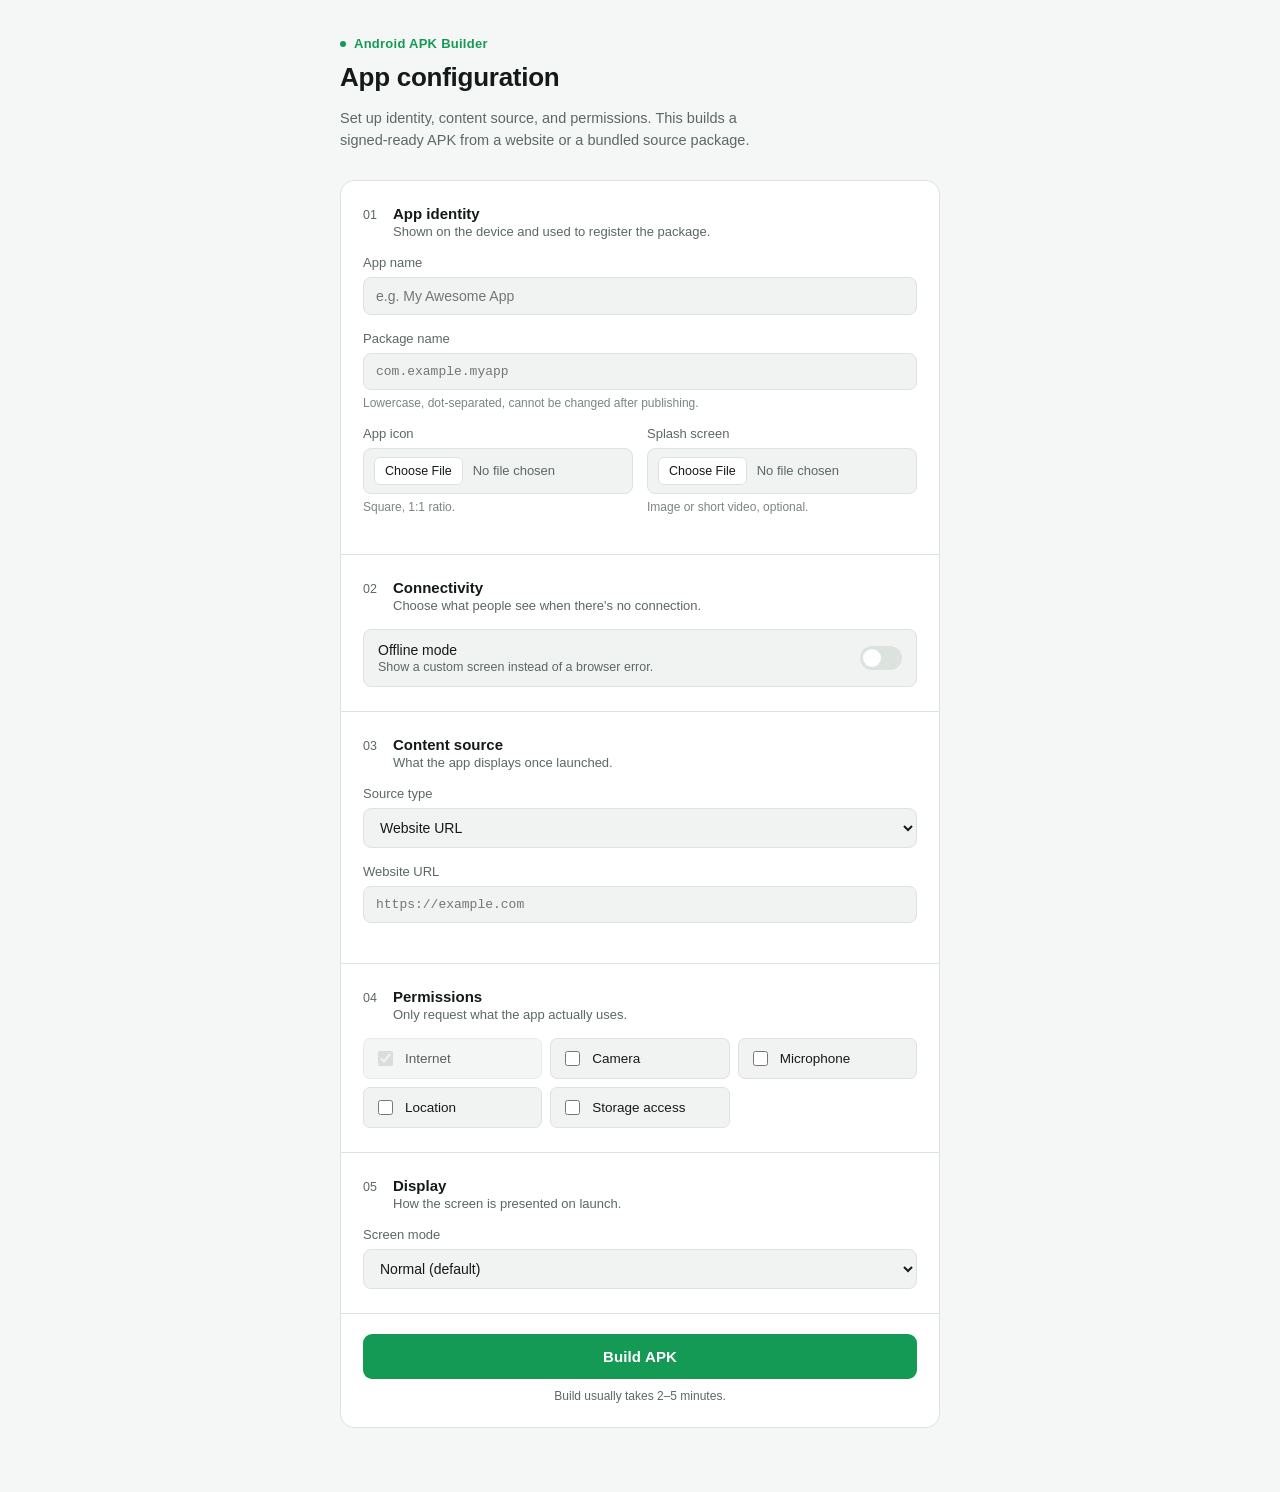
<file: public/index.html>
<!DOCTYPE html>
<html lang="bn">
<head>
<meta charset="UTF-8">
<meta name="viewport" content="width=device-width, initial-scale=1, viewport-fit=cover">
<title>App Builder Console</title>
<style>
  :root{
    --bg:#0F1417;
    --panel:#161C20;
    --panel-2:#1B2226;
    --line:#262F34;
    --text:#E9EDEF;
    --text-dim:#8B979C;
    --accent:#3DDC84;
    --accent-dim:#2A9D63;
    --accent-ink:#06140C;
    --danger:#E15554;
    padding-top: env(safe-area-inset-top, 0px);
    padding-bottom: env(safe-area-inset-bottom, 0px);
    box-sizing:border-box;
  }
  @media (prefers-color-scheme: light){
    :root:not([data-theme="dark"]){
      --bg:#F5F7F6;
      --panel:#FFFFFF;
      --panel-2:#F0F3F1;
      --line:#DCE3DF;
      --text:#141A17;
      --text-dim:#5B6864;
      --accent:#159A56;
      --accent-dim:#0E7A43;
      --accent-ink:#FFFFFF;
      --danger:#C0392B;
    }
  }
  *{box-sizing:border-box;}
  html{scroll-padding-top:env(safe-area-inset-top,0px);}
  body{
    margin:0;
    background:var(--bg);
    color:var(--text);
    font-family:-apple-system,BlinkMacSystemFont,"Segoe UI",Roboto,Helvetica,Arial,sans-serif;
    -webkit-font-smoothing:antialiased;
    min-height:100%;
  }
  .code{font-family:ui-monospace,SFMono-Regular,"SF Mono",Menlo,Consolas,monospace;}

  .shell{max-width:640px;margin:0 auto;padding:36px 20px 64px;}

  .head{margin-bottom:28px;}
  .head .eyebrow{
    display:flex;align-items:center;gap:8px;
    font-size:13px;color:var(--accent);font-weight:600;letter-spacing:.02em;
  }
  .head .eyebrow .dot{width:6px;height:6px;border-radius:50%;background:var(--accent);}
  .head h1{
    font-size:26px;line-height:1.25;margin:10px 0 6px;font-weight:650;
    letter-spacing:-0.01em;
  }
  .head p{color:var(--text-dim);font-size:14.5px;line-height:1.5;max-width:52ch;}

  form{background:var(--panel);border:1px solid var(--line);border-radius:14px;overflow:hidden;}

  .step{
    padding:24px 22px;
    border-bottom:1px solid var(--line);
    position:relative;
  }
  .step:last-of-type{border-bottom:none;}
  .step-head{display:flex;align-items:baseline;gap:10px;margin-bottom:16px;}
  .step-num{
    font-size:12.5px;color:var(--text-dim);
    font-variant-numeric:tabular-nums;
    min-width:20px;
  }
  .step-title{font-size:15px;font-weight:600;}
  .step-sub{font-size:13px;color:var(--text-dim);margin-top:2px;}

  .field{margin-bottom:16px;}
  .field:last-child{margin-bottom:0;}
  .field label{
    display:block;font-size:13px;color:var(--text-dim);margin-bottom:7px;font-weight:500;
  }
  .field .hint{font-size:12px;color:var(--text-dim);margin-top:6px;opacity:.8;}

  input[type="text"], input[type="file"], select, textarea{
    width:100%;background:var(--panel-2);border:1px solid var(--line);
    color:var(--text);border-radius:8px;padding:10px 12px;font-size:14px;
    outline:none;transition:border-color .15s ease;
  }
  input[type="text"]:focus, select:focus, textarea:focus{
    border-color:var(--accent);
  }
  input[type="text"].code, textarea.code{font-family:ui-monospace,SFMono-Regular,"SF Mono",Menlo,Consolas,monospace;font-size:13px;}
  textarea{height:110px;resize:vertical;line-height:1.5;}
  input[type="file"]{padding:8px 10px;font-size:13px;color:var(--text-dim);}
  input[type="file"]::file-selector-button{
    background:var(--panel);border:1px solid var(--line);color:var(--text);
    border-radius:6px;padding:6px 10px;font-size:12.5px;margin-right:10px;cursor:pointer;
  }

  .row-2{display:grid;grid-template-columns:1fr 1fr;gap:14px;}
  @media (max-width:480px){.row-2{grid-template-columns:1fr;}}

  /* toggle */
  .toggle-row{
    display:flex;align-items:center;justify-content:space-between;gap:14px;
    background:var(--panel-2);border:1px solid var(--line);border-radius:8px;
    padding:12px 14px;
  }
  .toggle-row .label-text{font-size:14px;font-weight:500;}
  .toggle-row .label-sub{font-size:12.5px;color:var(--text-dim);margin-top:2px;}
  .switch{position:relative;display:inline-block;width:42px;height:24px;flex:none;}
  .switch input{opacity:0;width:0;height:0;position:absolute;}
  .slider{position:absolute;inset:0;background:var(--line);border-radius:34px;cursor:pointer;transition:.2s ease;}
  .slider:before{content:"";position:absolute;height:18px;width:18px;left:3px;top:3px;background:#fff;border-radius:50%;transition:.2s ease;}
  input:checked + .slider{background:var(--accent);}
  input:checked + .slider:before{transform:translateX(18px);}

  .hidden{display:none !important;}

  .preview-box{margin-top:12px;border:1px solid var(--line);border-radius:8px;overflow:hidden;background:var(--panel-2);}
  .preview-box .preview-label{
    font-size:11.5px;color:var(--text-dim);padding:8px 12px;border-bottom:1px solid var(--line);
    display:flex;align-items:center;gap:6px;
  }
  iframe{width:100%;height:140px;border:none;background:#fff;display:block;}

  .btn-ghost{
    background:transparent;border:1px solid var(--line);color:var(--text);
    padding:8px 14px;border-radius:7px;font-size:13px;cursor:pointer;font-weight:500;
    transition:border-color .15s ease, background .15s ease;
  }
  .btn-ghost:hover{border-color:var(--accent);background:var(--panel-2);}

  /* permissions */
  .perm-grid{display:grid;grid-template-columns:repeat(auto-fill,minmax(150px,1fr));gap:8px;}
  .perm-item{
    display:flex;align-items:center;gap:9px;background:var(--panel-2);
    border:1px solid var(--line);border-radius:7px;padding:9px 10px;font-size:13.5px;
    cursor:pointer;
  }
  .perm-item input{accent-color:var(--accent);width:15px;height:15px;flex:none;}
  .perm-item.locked{opacity:.7;cursor:default;}

  .submit-wrap{padding:20px 22px 24px;}
  button.btn-submit{
    width:100%;background:var(--accent);color:var(--accent-ink);border:none;
    padding:14px;font-size:15px;font-weight:650;border-radius:9px;cursor:pointer;
    letter-spacing:.01em;transition:background .15s ease, transform .05s ease;
  }
  button.btn-submit:hover{background:var(--accent-dim);}
  button.btn-submit:active{transform:scale(.99);}
  button.btn-submit:disabled{opacity:0.6;cursor:not-allowed;}
  .submit-sub{text-align:center;font-size:12px;color:var(--text-dim);margin-top:10px;}

  /* Progress UI Elements */
  .progress-wrap{
    margin-top:16px;background:var(--panel-2);border:1px solid var(--line);
    border-radius:8px;padding:14px;
  }
  .progress-header{
    display:flex;justify-content:space-between;font-size:13px;margin-bottom:8px;font-weight:500;
  }
  .progress-bar-bg{
    width:100%;height:8px;background:var(--line);border-radius:4px;overflow:hidden;
  }
  .progress-bar-fill{
    width:0%;height:100%;background:var(--accent);transition:width .3s ease;
  }
  .btn-download{
    display:inline-block;width:100%;text-align:center;background:var(--accent);
    color:var(--accent-ink);text-decoration:none;padding:12px;font-size:14px;
    font-weight:650;border-radius:8px;margin-top:12px;
  }
</style>
</head>
<body>

<div class="shell">
  <div class="head">
    <div class="eyebrow"><span class="dot"></span>Android APK Builder</div>
    <h1>App configuration</h1>
    <p>Set up identity, content source, and permissions. This builds a signed-ready APK from a website or a bundled source package.</p>
  </div>

  <form id="appBuilderForm">

    <!-- 1 -->
    <div class="step">
      <div class="step-head">
        <span class="step-num">01</span>
        <div>
          <div class="step-title">App identity</div>
          <div class="step-sub">Shown on the device and used to register the package.</div>
        </div>
      </div>

      <div class="field">
        <label for="appName">App name</label>
        <input type="text" id="appName" placeholder="e.g. My Awesome App" required>
      </div>

      <div class="field">
        <label for="packageName">Package name</label>
        <input type="text" id="packageName" class="code" placeholder="com.example.myapp" required>
        <div class="hint">Lowercase, dot-separated, cannot be changed after publishing.</div>
      </div>

      <div class="row-2">
        <div class="field">
          <label for="appIcon">App icon</label>
          <input type="file" id="appIcon" accept="image/*" required>
          <div class="hint">Square, 1:1 ratio.</div>
        </div>
        <div class="field">
          <label for="splashScreen">Splash screen</label>
          <input type="file" id="splashScreen" accept="image/*,video/*">
          <div class="hint">Image or short video, optional.</div>
        </div>
      </div>
    </div>

    <!-- 2 -->
    <div class="step">
      <div class="step-head">
        <span class="step-num">02</span>
        <div>
          <div class="step-title">Connectivity</div>
          <div class="step-sub">Choose what people see when there's no connection.</div>
        </div>
      </div>

      <div class="toggle-row">
        <div>
          <div class="label-text">Offline mode</div>
          <div class="label-sub">Show a custom screen instead of a browser error.</div>
        </div>
        <label class="switch">
          <input type="checkbox" id="offlineToggle" onchange="toggleOfflineMode()">
          <span class="slider"></span>
        </label>
      </div>

      <div id="offlineSection" class="field hidden" style="margin-top:14px;">
        <label for="offlineHtml">Offline screen HTML</label>
        <textarea id="offlineHtml" class="code" placeholder="&lt;h1&gt;You're offline&lt;/h1&gt;
&lt;p&gt;Check your connection and try again.&lt;/p&gt;"></textarea>
        <button type="button" class="btn-ghost" style="margin-top:10px;" onclick="previewOfflineCode()">Preview</button>

        <div class="preview-box hidden" id="previewContainer">
          <div class="preview-label">Rendered preview</div>
          <iframe id="previewFrame"></iframe>
        </div>
      </div>
    </div>

    <!-- 3 -->
    <div class="step">
      <div class="step-head">
        <span class="step-num">03</span>
        <div>
          <div class="step-title">Content source</div>
          <div class="step-sub">What the app displays once launched.</div>
        </div>
      </div>

      <div class="field">
        <label for="sourceType">Source type</label>
        <select id="sourceType" onchange="toggleSourceType()">
          <option value="url">Website URL</option>
          <option value="zip">Source code (.zip)</option>
        </select>
      </div>

      <div class="field" id="urlInputGroup">
        <label for="webUrl">Website URL</label>
        <input type="text" id="webUrl" class="code" placeholder="https://example.com">
      </div>

      <div class="field hidden" id="zipInputGroup">
        <label for="zipFile">Source package</label>
        <input type="file" id="zipFile" accept=".zip">
      </div>
    </div>

    <!-- 4 -->
    <div class="step">
      <div class="step-head">
        <span class="step-num">04</span>
        <div>
          <div class="step-title">Permissions</div>
          <div class="step-sub">Only request what the app actually uses.</div>
        </div>
      </div>

      <div class="perm-grid">
        <label class="perm-item locked"><input type="checkbox" name="permissions" value="INTERNET" checked disabled>Internet</label>
        <label class="perm-item"><input type="checkbox" name="permissions" value="CAMERA">Camera</label>
        <label class="perm-item"><input type="checkbox" name="permissions" value="MICROPHONE">Microphone</label>
        <label class="perm-item"><input type="checkbox" name="permissions" value="LOCATION">Location</label>
        <label class="perm-item"><input type="checkbox" name="permissions" value="STORAGE">Storage access</label>
      </div>
    </div>

    <!-- 5 -->
    <div class="step">
      <div class="step-head">
        <span class="step-num">05</span>
        <div>
          <div class="step-title">Display</div>
          <div class="step-sub">How the screen is presented on launch.</div>
        </div>
      </div>

      <div class="field">
        <label for="displayMode">Screen mode</label>
        <select id="displayMode">
          <option value="off">Normal (default)</option>
          <option value="fullscreen">Full screen</option>
          <option value="immersive">Immersive — hide navigation and status bar</option>
        </select>
      </div>
    </div>

    <div class="submit-wrap">
      <button type="submit" id="submitBtn" class="btn-submit">Build APK</button>

      <div id="progressBox" class="progress-wrap hidden">
        <div class="progress-header">
          <span id="progressText">Initializing build...</span>
          <span id="progressPercent">0%</span>
        </div>
        <div class="progress-bar-bg">
          <div id="progressBarFill" class="progress-bar-fill"></div>
        </div>
      </div>

      <div id="downloadContainer" class="hidden">
        <a id="downloadBtn" href="#" class="btn-download" download>Download APK</a>
      </div>

      <div class="submit-sub">Build usually takes 2–5 minutes.</div>
    </div>
  </form>
</div>

<script>
  function toggleOfflineMode(){
    const isOffline = document.getElementById('offlineToggle').checked;
    document.getElementById('offlineSection').classList.toggle('hidden', !isOffline);
  }

  function toggleSourceType(){
    const sourceType = document.getElementById('sourceType').value;
    document.getElementById('urlInputGroup').classList.toggle('hidden', sourceType !== 'url');
    document.getElementById('zipInputGroup').classList.toggle('hidden', sourceType !== 'zip');
  }

  function previewOfflineCode(){
    const code = document.getElementById('offlineHtml').value;
    const container = document.getElementById('previewContainer');
    const frame = document.getElementById('previewFrame').contentWindow.document;
    container.classList.remove('hidden');
    frame.open();
    frame.write(code);
    frame.close();
  }

  document.getElementById('appBuilderForm').addEventListener('submit', async function(e){
    e.preventDefault();

    const submitBtn = document.getElementById('submitBtn');
    const progressBox = document.getElementById('progressBox');
    const progressText = document.getElementById('progressText');
    const progressPercent = document.getElementById('progressPercent');
    const progressBarFill = document.getElementById('progressBarFill');
    const downloadContainer = document.getElementById('downloadContainer');
    const downloadBtn = document.getElementById('downloadBtn');

    submitBtn.disabled = true;
    submitBtn.textContent = 'Building...';
    progressBox.classList.remove('hidden');
    downloadContainer.classList.add('hidden');

    const formData = new FormData();
    formData.append('appName', document.getElementById('appName').value);
    formData.append('packageName', document.getElementById('packageName').value);
    
    const iconFile = document.getElementById('appIcon').files[0];
    if (iconFile) formData.append('appIcon', iconFile);

    try {
      await fetch('/build-apk', {
        method: 'POST',
        body: formData
      });

      const eventSource = new EventSource('/api/build-progress');

      eventSource.onmessage = function(event) {
        const data = JSON.parse(event.data);

        if (data.percent) {
          progressPercent.textContent = data.percent + '%';
          progressBarFill.style.width = data.percent + '%';
        }

        if (data.message) {
          progressText.textContent = data.message;
        }

        if (data.status === 'completed') {
          eventSource.close();
          submitBtn.disabled = false;
          submitBtn.textContent = 'Build APK';
          downloadBtn.href = data.downloadUrl;
          downloadContainer.classList.remove('hidden');
        }
      };

      eventSource.onerror = function() {
        progressText.textContent = 'Error connecting to server stream.';
        eventSource.close();
        submitBtn.disabled = false;
        submitBtn.textContent = 'Build APK';
      };

    } catch (err) {
      alert('Failed to start build process: ' + err.message);
      submitBtn.disabled = false;
      submitBtn.textContent = 'Build APK';
    }
  });
</script>

</body>
</html>
</file>
